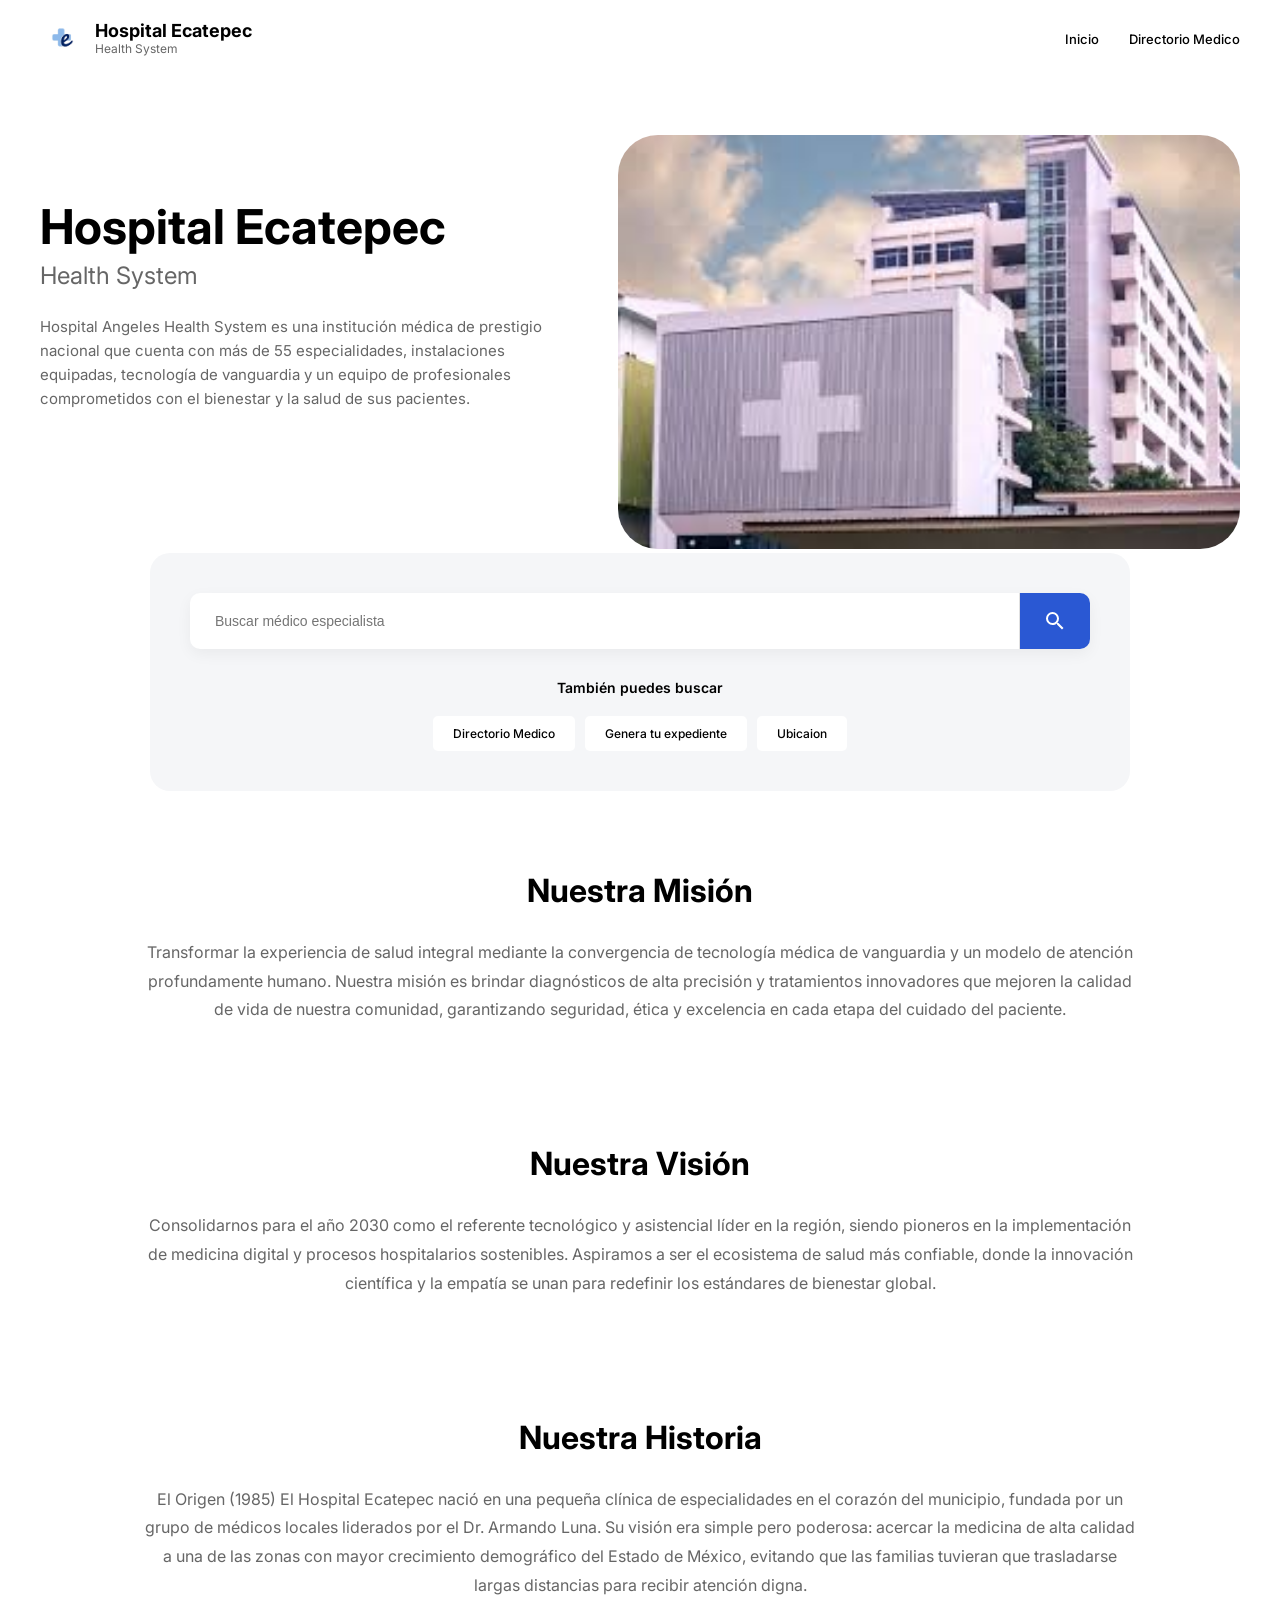
<file: index.html>
<!DOCTYPE html>
<html lang="es">
<head>
    <meta charset="UTF-8">
    <meta name="viewport" content="width=device-width, initial-scale=1.0">
    <title>Hospital Ecatepec Health System | Inicio</title>
    <link href="https://fonts.googleapis.com/css2?family=Inter:wght@300;400;600;700&display=swap" rel="stylesheet">
    <link rel="stylesheet" href="proyecto.css">
</head>
<body>
<header class="main-header">
        <div class="header-container">
            <div class="logo-block">
                <img src="imagen.png" alt="Hospital Ecatepec Logo" class="logo-img">
                <div class="logo-text">
                    <span class="brand-name">Hospital Ecatepec</span>
                    <span class="brand-sub">Health System</span>
                </div>
            </div>
            <nav class="main-nav">
                <ul>
                   
                    <li><a href="index.html">Inicio</a></li>
                    <li><a href="doctores.html">Directorio Medico</a></li>
                    
                   
                </ul>
            </nav>
        </div>
    </header>

    <section class="hero-section">
        <div class="hero-container">
            <div class="hero-text">
                <h1>Hospital Ecatepec</h1>
                <h2>Health System</h2>
                <p>Hospital Angeles Health System es una institución médica de prestigio nacional que cuenta con más de 55 especialidades, instalaciones equipadas, tecnología de vanguardia y un equipo de profesionales comprometidos con el bienestar y la salud de sus pacientes.</p>
            </div>
            <div class="hero-image">
                <img src="imagen2.jpg" alt="Edificio moderno de Hospital Angeles">
            </div>
        </div>
    </section>

    <section class="search-section">
        <div class="search-container">
            <div class="search-bar">
                <div class="input-group">
                    <input type="text" placeholder="Buscar médico especialista">
                </div>
             
           
                <button class="search-btn">
                    <svg viewBox="0 0 24 24"><path d="M15.5 14h-.79l-.28-.27A6.471 6.471 0 0 0 16 9.5 6.5 6.5 0 1 0 9.5 16c1.61 0 3.09-.59 4.23-1.57l.27.28v.79l5 4.99L20.49 19l-4.99-5zm-6 0C7.01 14 5 11.99 5 9.5S7.01 5 9.5 5 14 7.01 14 9.5 11.99 14 9.5 14z"/></svg>
                </button>
            </div>

            <div class="quick-tags">
                <p>También puedes buscar</p>
                <div class="tag-cloud">
                    <a href="doctores.html" class="tag">Directorio Medico</a>
                    <a href="historial.html" class="tag">Genera tu expediente</a>
                    <a href="https://www.google.com/maps" class="tag">Ubicaion</a>
                    
                    
                </div>
            </div>
        </div>
    </section>

    <section id="nosotros" class="info-section">
    <div class="contenedor_mision">
        <h3>Nuestra Misión</h3>
            <p>Transformar la experiencia de salud integral mediante la convergencia de tecnología 
            médica de vanguardia y un modelo de atención profundamente humano. Nuestra misión 
            es brindar diagnósticos de alta precisión y tratamientos innovadores que mejoren 
            la calidad de vida de nuestra comunidad, garantizando seguridad, ética y excelencia en 
            cada etapa del cuidado del paciente.</p>
         </div> 
         <div class="contenedor_vision">
        <h3>Nuestra Visión</h3>
            <p>Consolidarnos para el año 2030 como el referente tecnológico y asistencial líder 
            en la región, siendo pioneros en la implementación de medicina digital y procesos 
            hospitalarios sostenibles. Aspiramos a ser el ecosistema de salud más confiable, 
            donde la innovación científica y la empatía se unan para redefinir los estándares 
            de bienestar global.</p>
            </div>
            <div class="contenedor_vision">
            <h3>Nuestra Historia</h3>
            
            <p>El Origen (1985)
            El Hospital Ecatepec nació en una pequeña clínica de especialidades en el corazón del
            municipio,  fundada por un grupo de médicos locales liderados por el Dr. Armando Luna. 
            Su visión era simple pero poderosa: acercar la medicina de alta calidad a una 
            de las zonas con mayor crecimiento demográfico del Estado de México, evitando que las 
            familias tuvieran que trasladarse largas distancias para recibir atención digna.</p>
        </div>
   

    <script src="proyecto.js"></script>
</body>
</html>
</file>
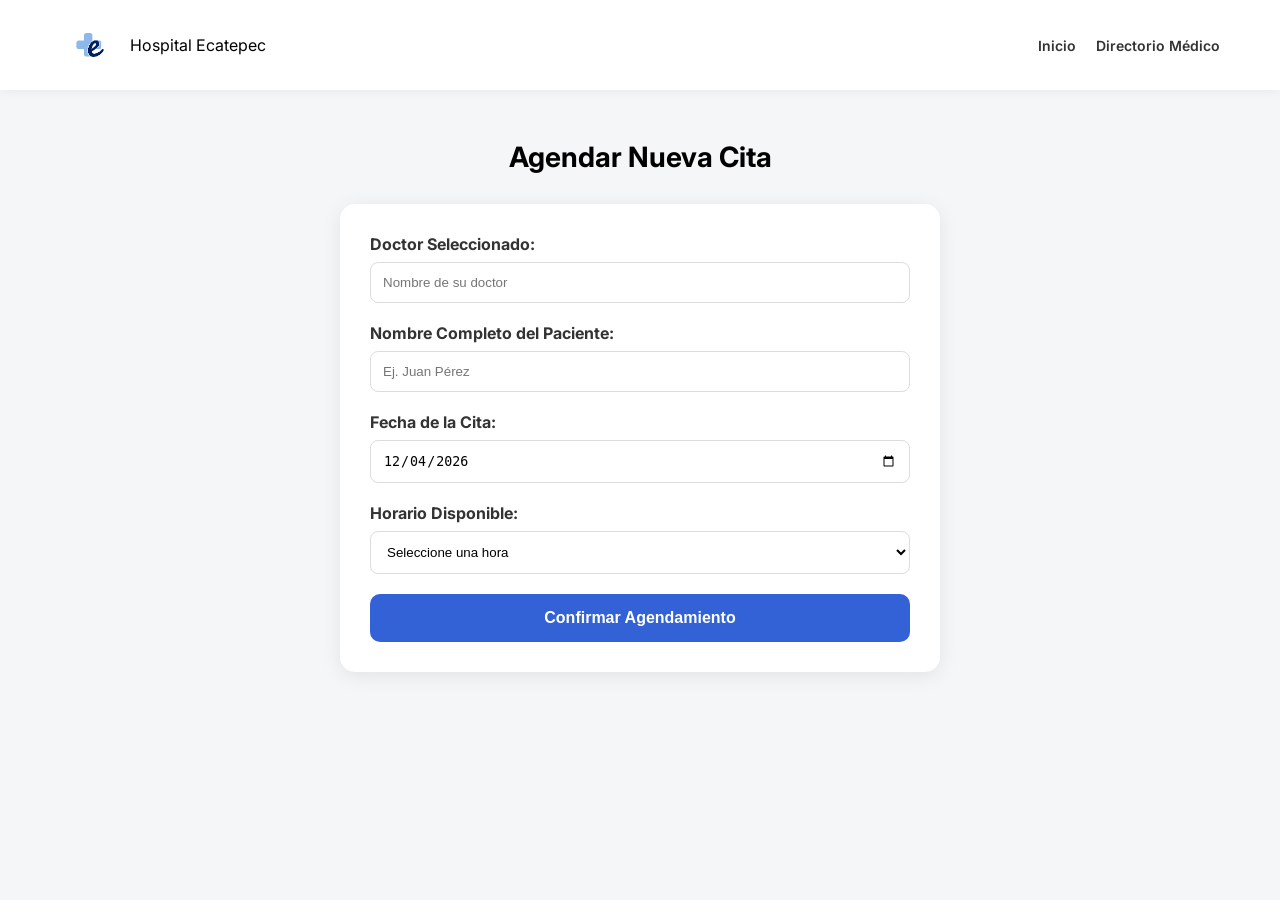
<file: citas.html>
<!DOCTYPE html>
<html lang="es">
<head>
    <meta charset="UTF-8">
    <meta name="viewport" content="width=device-width, initial-scale=1.0">
    <title>Agendar Cita | Hospital Ecatepec</title>
    <link rel="stylesheet" href="citas.css"> <link href="https://fonts.googleapis.com/css2?family=Inter:wght@400;600;700&display=swap" rel="stylesheet">
</head>
<body>

    <header class="main-header">
        <div class="header-container">
            <div class="logo-block">
                <img src="imagen.png" alt="Logo" class="logo-img">
                <div class="logo-text">
                    <span class="brand-name">Hospital Ecatepec</span>
                </div>
            </div>
            <nav class="main-nav">
                <ul>
                    <li><a href="index.html">Inicio</a></li>
                    <li><a href="doctores.html">Directorio Médico</a></li>
                </ul>
            </nav>
        </div>
    </header>

    <section class="container_small" style="max-width: 600px; margin-top: 50px;">
        <h2 style="text-align: center; margin-bottom: 30px;">Agendar Nueva Cita</h2>
        
        <form action="#" method="POST" id="formCitas" class="appointment-form">
            
            <div class="form-group">
                <label>Doctor Seleccionado:</label>
                <input type="text" id="doctorDestino" name="doctor" ; required placeholder="Nombre de su doctor",font-weight: bold;">
            </div>

            <div class="form-group">
                <label for="paciente">Nombre Completo del Paciente:</label>
                <input type="text" id="paciente" name="paciente" required placeholder="Ej. Juan Pérez">
            </div>

            <div class="form-group">
                <label for="fecha">Fecha de la Cita:</label>
                <input type="date" id="fecha" name="fecha" required>
            </div>

            <div class="form-group">
                <label for="horario">Horario Disponible:</label>
                <select id="horario" name="horario" required>
                    <option value="">Seleccione una hora</option>
                    <option value="09:00">09:00 AM</option>
                    <option value="11:00">11:00 AM</option>
                    <option value="16:00">04:00 PM</option>
                    <option value="18:00">06:00 PM</option>
                </select>
            </div>

            <button type="submit" class="btn-primary-form">Confirmar Agendamiento</button>
        </form>
    </section>

    <script>
       
        const urlParams = new URLSearchParams(window.location.search);
        const nombreDoctor = urlParams.get('doc');
        
        if (nombreDoctor) {
            document.getElementById('doctorDestino').value = "Dr(a). " + nombreDoctor;
        }

        document.getElementById('formCitas').addEventListener('submit', function(e) {
            e.preventDefault();
            alert("¡Cita confirmada!.");
            window.location.href = "index.html";
        });
        
    </script>
<script src="citas.js"></script>
</body>
</html>
</file>
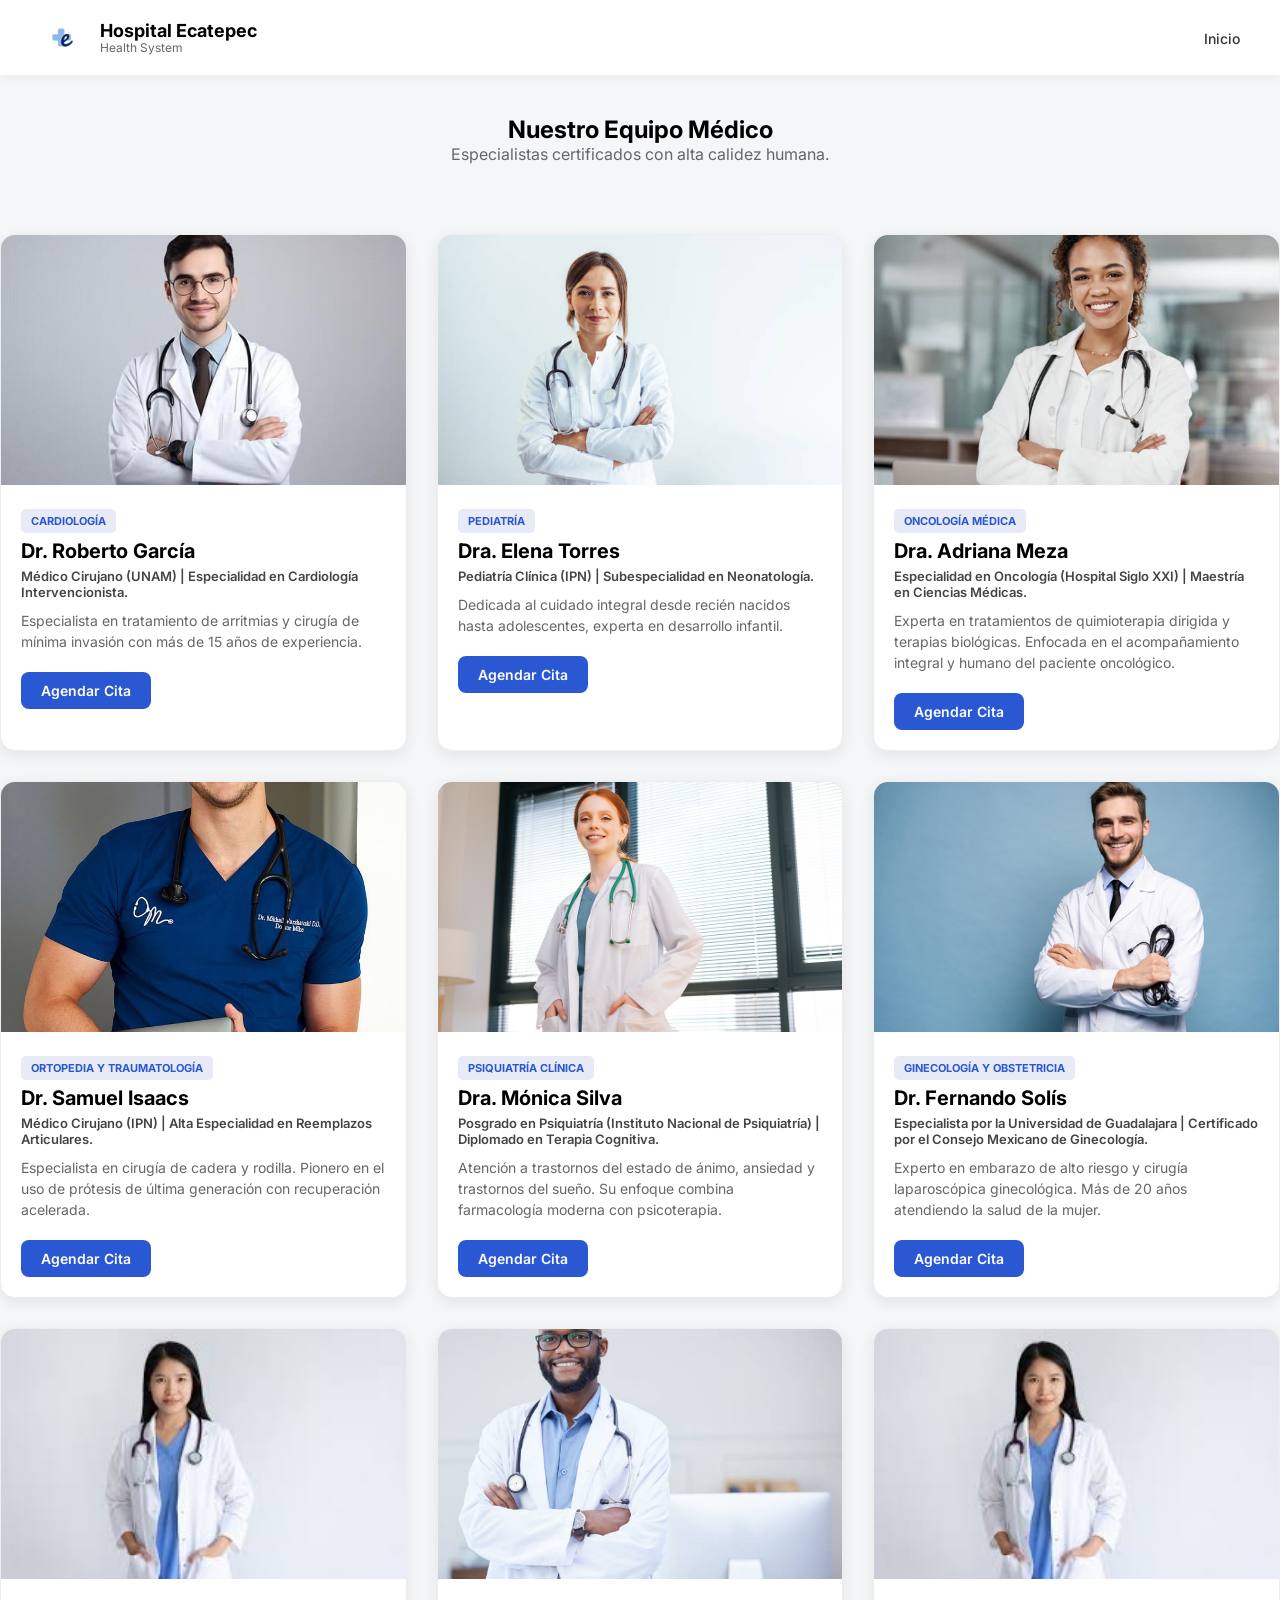
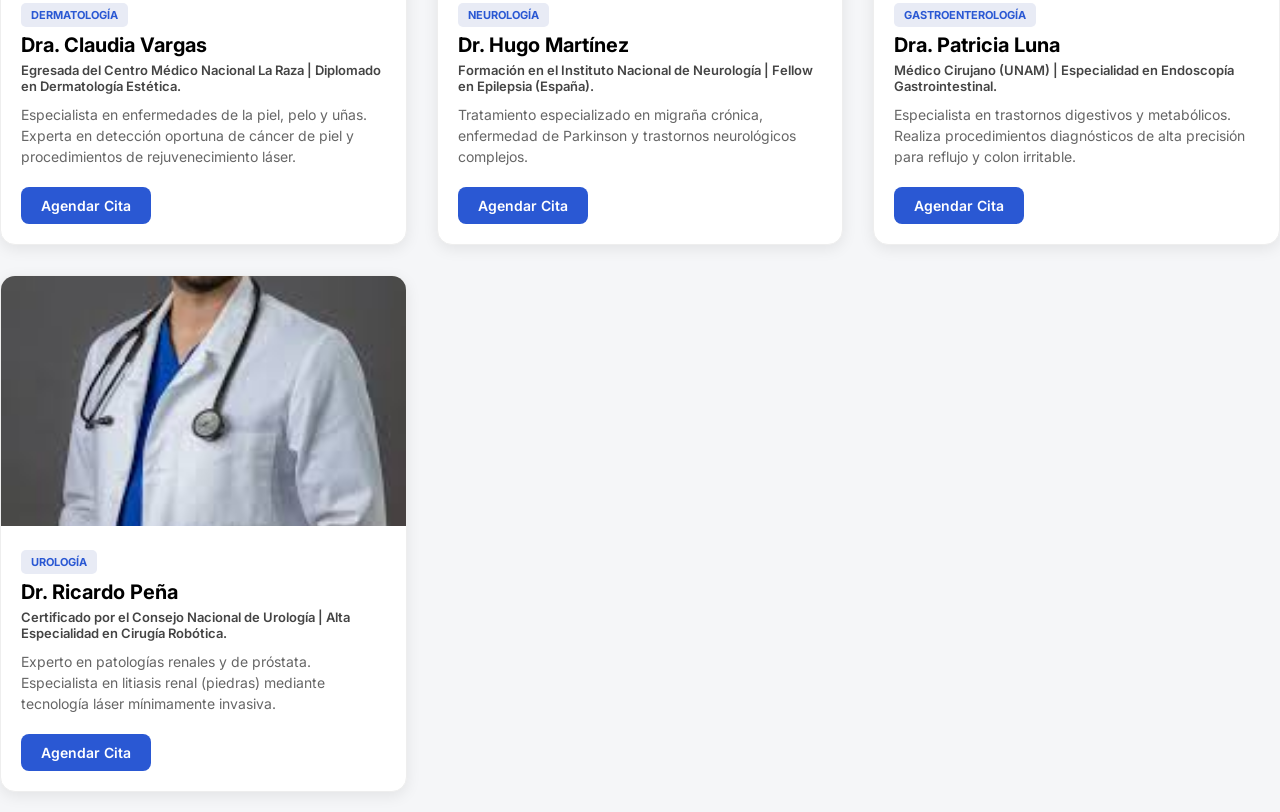
<file: doctores.html>
<!DOCTYPE html>
<html lang="es">
<head>
    <meta charset="UTF-8">
    <meta name="viewport" content="width=device-width, initial-scale=1.0">
    <title>Directorio Médico | Hospital Ecatepec</title>
    <link rel="stylesheet" href="doctores.css">
    <link href="https://fonts.googleapis.com/css2?family=Inter:wght@400;600;700&display=swap" rel="stylesheet">
</head>
<body>

    <header class="main-header">
        <div class="header-container">
            <div class="logo-block">
                <img src="imagen.png" alt="Logo" class="logo-img">
                <div class="logo-text">
                    <span class="brand-name">Hospital Ecatepec</span>
                    <span class="brand-sub">Health System</span>
                </div>
            </div>
            <nav class="main-nav">
                <ul>
                    <li><a href="index.html">Inicio</a></li>
                 
                </ul>
            </nav>
        </div>
    </header>

    <section class="container_small">
        <h1 style="margin-top: 40px; text-align: center;">Nuestro Equipo Médico</h1>
        <p style="text-align: center; color: #666; margin-bottom: 50px;">Especialistas certificados con alta calidez humana.</p>

        <div class="doctor-grid">
            
            <div class="doctor-card">
                <img src="doctor1.jpg" alt="Dr. Roberto García" class="doctor-thumb">
                <div class="doctor-info">
                    <span class="specialty-tag">Cardiología</span>
                    <h3>Dr. Roberto García</h3>
                    <p class="doctor-edu">Médico Cirujano (UNAM) | Especialidad en Cardiología Intervencionista.</p>
                    <p class="doctor-desc">Especialista en tratamiento de arritmias y cirugía de mínima invasión con más de 15 años de experiencia.</p>
                    <a href="citas.html" class="btn-contact">Agendar Cita</a>
                </div>
            </div>

            <div class="doctor-card">
                <img src="doctor2.jpg" alt="Dra. Elena Torres" class="doctor-thumb">
                <div class="doctor-info">
                    <span class="specialty-tag">Pediatría</span>
                    <h3>Dra. Elena Torres</h3>
                    <p class="doctor-edu">Pediatría Clínica (IPN) | Subespecialidad en Neonatología.</p>
                    <p class="doctor-desc">Dedicada al cuidado integral desde recién nacidos hasta adolescentes, experta en desarrollo infantil.</p>
                    <a href="citas.html" class="btn-contact">Agendar Cita</a>
                </div>
            </div>
<div class="doctor-card">
    <img src="doctor3.jpg" alt="Dra. Adriana Meza" class="doctor-thumb">
    <div class="doctor-info">
        <span class="specialty-tag">Oncología Médica</span>
        <h3>Dra. Adriana Meza</h3>
        <p class="doctor-edu">Especialidad en Oncología (Hospital Siglo XXI) | Maestría en Ciencias Médicas.</p>
        <p class="doctor-desc">Experta en tratamientos de quimioterapia dirigida y terapias biológicas. Enfocada en el acompañamiento integral y humano del paciente oncológico.</p>
        <a href="citas.html" class="btn-contact">Agendar Cita</a>
    </div>
</div>

<div class="doctor-card">
    <img src="doctor5.jpg" alt="Dr. Samuel Isaacs" class="doctor-thumb">
    <div class="doctor-info">
        <span class="specialty-tag">Ortopedia y Traumatología</span>
        <h3>Dr. Samuel Isaacs</h3>
        <p class="doctor-edu">Médico Cirujano (IPN) | Alta Especialidad en Reemplazos Articulares.</p>
        <p class="doctor-desc">Especialista en cirugía de cadera y rodilla. Pionero en el uso de prótesis de última generación con recuperación acelerada.</p>
        <a href="citas.html" class="btn-contact">Agendar Cita</a>
    </div>
</div>

<div class="doctor-card">
    <img src="doctor4.jpg" alt="Dra. Mónica Silva" class="doctor-thumb">
    <div class="doctor-info">
        <span class="specialty-tag">Psiquiatría Clínica</span>
        <h3>Dra. Mónica Silva</h3>
        <p class="doctor-edu">Posgrado en Psiquiatría (Instituto Nacional de Psiquiatría) | Diplomado en Terapia Cognitiva.</p>
        <p class="doctor-desc">Atención a trastornos del estado de ánimo, ansiedad y trastornos del sueño. Su enfoque combina farmacología moderna con psicoterapia.</p>
        <a href="citas.html" class="btn-contact">Agendar Cita</a>
    </div>
</div>

<div class="doctor-card">
    <img src="doctor6.jpg" alt="Dr. Fernando Solís" class="doctor-thumb">
    <div class="doctor-info">
        <span class="specialty-tag">Ginecología y Obstetricia</span>
        <h3>Dr. Fernando Solís</h3>
        <p class="doctor-edu">Especialista por la Universidad de Guadalajara | Certificado por el Consejo Mexicano de Ginecología.</p>
        <p class="doctor-desc">Experto en embarazo de alto riesgo y cirugía laparoscópica ginecológica. Más de 20 años atendiendo la salud de la mujer.</p>
        <a href="citas.html" class="btn-contact">Agendar Cita</a>
    </div>
</div>

<div class="doctor-card">
    <img src="doctor9.jpg" alt="Dra. Claudia Vargas" class="doctor-thumb">
    <div class="doctor-info">
        <span class="specialty-tag">Dermatología</span>
        <h3>Dra. Claudia Vargas</h3>
        <p class="doctor-edu">Egresada del Centro Médico Nacional La Raza | Diplomado en Dermatología Estética.</p>
        <p class="doctor-desc">Especialista en enfermedades de la piel, pelo y uñas. Experta en detección oportuna de cáncer de piel y procedimientos de rejuvenecimiento láser.</p>
        <a href="citas.html" class="btn-contact">Agendar Cita</a>
    </div>
</div>

<div class="doctor-card">
    <img src="doctor8.jpg" alt="Dr. Hugo Martínez" class="doctor-thumb">
    <div class="doctor-info">
        <span class="specialty-tag">Neurología</span>
        <h3>Dr. Hugo Martínez</h3>
        <p class="doctor-edu">Formación en el Instituto Nacional de Neurología | Fellow en Epilepsia (España).</p>
        <p class="doctor-desc">Tratamiento especializado en migraña crónica, enfermedad de Parkinson y trastornos neurológicos complejos.</p>
        <a href="citas.html" class="btn-contact">Agendar Cita</a>
    </div>
</div>

<div class="doctor-card">
    <img src="doctor9.jpg" alt="Dra. Patricia Luna" class="doctor-thumb">
    <div class="doctor-info">
        <span class="specialty-tag">Gastroenterología</span>
        <h3>Dra. Patricia Luna</h3>
        <p class="doctor-edu">Médico Cirujano (UNAM) | Especialidad en Endoscopía Gastrointestinal.</p>
        <p class="doctor-desc">Especialista en trastornos digestivos y metabólicos. Realiza procedimientos diagnósticos de alta precisión para reflujo y colon irritable.</p>
        <a href="citas.html" class="btn-contact">Agendar Cita</a>
    </div>
</div>

<div class="doctor-card">
    <img src="doctor10.jpg" alt="Dr. Ricardo Peña" class="doctor-thumb">
    <div class="doctor-info">
        <span class="specialty-tag">Urología</span>
        <h3>Dr. Ricardo Peña</h3>
        <p class="doctor-edu">Certificado por el Consejo Nacional de Urología | Alta Especialidad en Cirugía Robótica.</p>
        <p class="doctor-desc">Experto en patologías renales y de próstata. Especialista en litiasis renal (piedras) mediante tecnología láser mínimamente invasiva.</p>
        <a href="citas.html" class="btn-contact">Agendar Cita</a>
    </div>
</div>
            </div>
    </section>

</body>
</html>
</file>
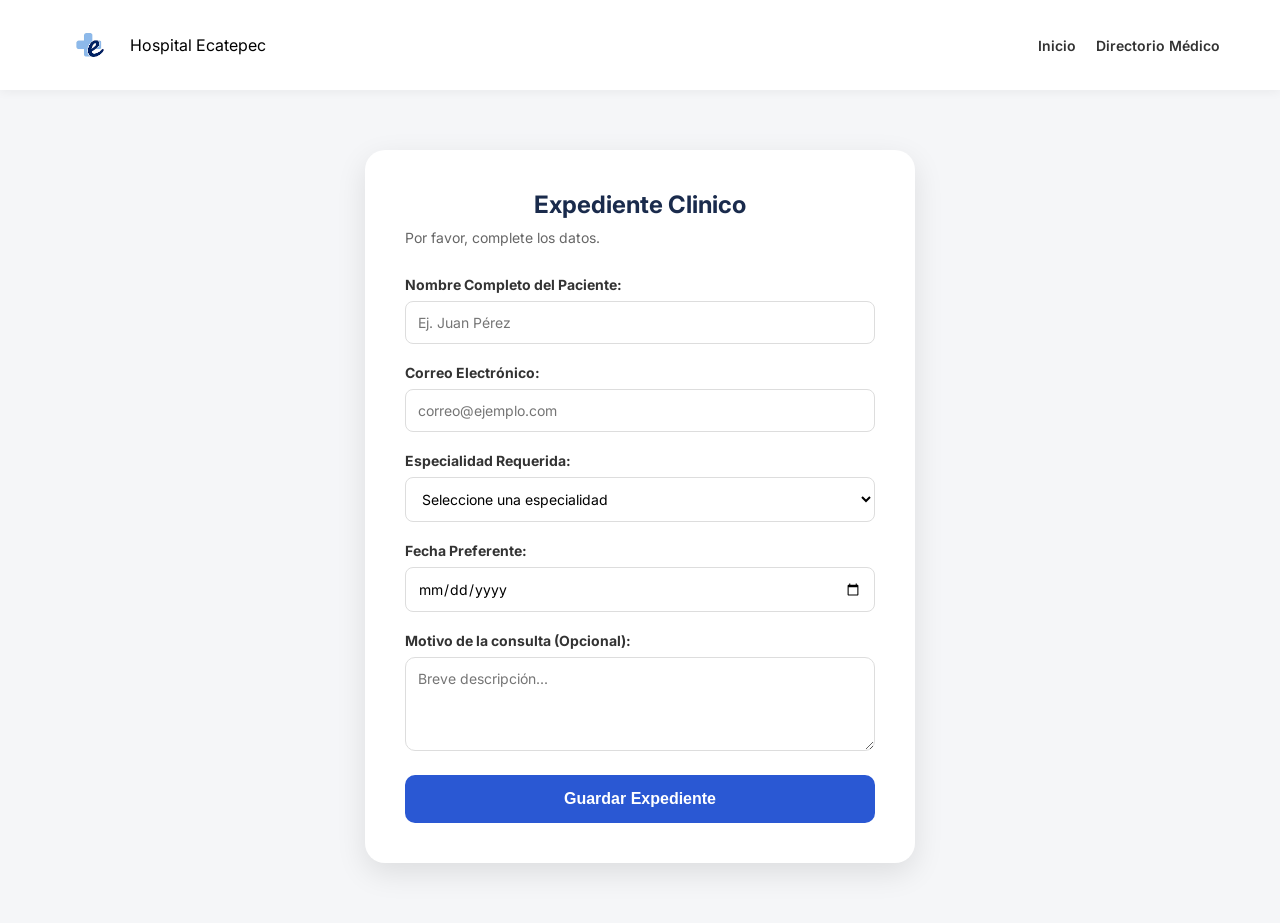
<file: historial.html>
<!DOCTYPE html>
<html lang="es">
<head>
    <meta charset="UTF-8">
    <meta name="viewport" content="width=device-width, initial-scale=1.0">
    <title>Agendar Cita | Hospital Ecatepec</title>
    <link rel="stylesheet" href="historial.css".css"> <link href="https://fonts.googleapis.com/css2?family=Inter:wght@400;600;700&display=swap" rel="stylesheet">
<link rel="stylesheet" href="citas.css"> <link href="https://fonts.googleapis.com/css2?family=Inter:wght@400;600;700&display=swap" rel="stylesheet">
</head>
<body>

    <header class="main-header">
        <div class="header-container">
            <div class="logo-block">
                <img src="imagen.png" alt="Logo" class="logo-img">
                <div class="logo-text">
                    <span class="brand-name">Hospital Ecatepec</span>
                </div>
            </div>
            <nav class="main-nav">
                <ul>
                    <li><a href="index.html">Inicio</a></li>
                    <li><a href="doctores.html">Directorio Médico</a></li>
                </ul>
            </nav>
        </div>
    </header>

    <section class="container_small">
        <div class="form-container">
            <h2>Expediente Clinico</h2>
            <p>Por favor, complete los datos.</p>

            <form action="#" method="POST" id="citaForm">
                <div class="form-group">
                    <label for="nombre">Nombre Completo del Paciente:</label>
                    <input type="text" id="nombre" name="nombre" required placeholder="Ej. Juan Pérez">
                </div>

                <div class="form-group">
                    <label for="email">Correo Electrónico:</label>
                    <input type="email" id="email" name="email" required placeholder="correo@ejemplo.com">
                </div>

                <div class="form-group">
                    <label for="especialidad">Especialidad Requerida:</label>
                    <select id="especialidad" name="especialidad" required>
                        <option value="">Seleccione una especialidad</option>
                        <option value="cardiologia">Cardiología</option>
                        <option value="pediatria">Pediatría</option>
                        <option value="medicina-general">Medicina General</option>
                        <option value="odontologia">Odontología</option>
                    </select>
                </div>

                <div class="form-group">
                    <label for="fecha">Fecha Preferente:</label>
                    <input type="date" id="fecha" name="fecha" required>
                </div>

                <div class="form-group">
                    <label for="mensaje">Motivo de la consulta (Opcional):</label>
                    <textarea id="mensaje" name="mensaje" rows="4" placeholder="Breve descripción..."></textarea>
                </div>

                <button type="submit" class="btn-enviar">Guardar Expediente</button>
            </form>
        </div>
    </section>

    <script>
        // Pequeña validación dinámica para mejorar la U/X
        document.getElementById('citaForm').addEventListener('submit', function(e) {
            e.preventDefault();
            alert('¡Gracias! Su informacion a sido enviada con éxito.');
            window.location.href = "proyecto.html";
        });
    </script>
<script src="proyecto.js"></script>
</body>
</html>
</file>
<file: proyecto.css>
:root {
    --text-main: #000000;
    --text-sub: #666666;
    --bg-light: #ffffff;
    --bg-search: #f5f6f8;
    --primary-blue: #2a58d3; /* Azul del botón de búsqueda */
    --hover-tag: #e8ebf5;
    --font-family: 'Inter', sans-serif;
}

* {
    margin: 0;
    padding: 0;
    box-shadow: border-box;
}

body {
    font-family: var(--font-family);
    background-color: var(--bg-light);
    color: var(--text-main);
    overflow-x: hidden;
}

.container_small {
    max-width: 1000px;
    margin: 0 auto;
    padding: 2rem;
}

/* --- HEADER --- */
.main-header {
    width: 100%;
    background: #fff;
    padding: 15px 0;
}

.header-container {
    max-width: 1400px;
    margin: 0 auto;
    display: flex;
    justify-content: space-between;
    align-items: center;
    padding: 0 40px;
}

.logo-block {
    display: flex;
    align-items: center;
    gap: 10px;
}

.logo-img {
    height: 45px;
}

.logo-text {
    display: flex;
    flex-direction: column;
}

.brand-name {
    font-size: 18px;
    font-weight: 700;
}

.brand-sub {
    font-size: 12px;
    color: var(--text-sub);
}

.main-nav ul {
    list-style: none;
    display: flex;
    gap: 30px;
}

.main-nav a {
    text-decoration: none;
    color: var(--text-main);
    font-size: 13px;
    font-weight: 500;
    transition: color 0.2s;
}

.main-nav a:hover {
    color: var(--primary-blue);
}

/* --- HERO SECTION --- */
.hero-section {
    padding: 60px 0 100px 0;
    max-width: 1400px;
    margin: 0 auto;
}

.hero-container {
    display: flex;
    align-items: center;
    gap: 60px;
    padding: 0 40px;
}

.hero-text {
    flex: 1;
}

.hero-text h1 {
    font-size: 48px;
    font-weight: 700;
    margin-bottom: 5px;
}

.hero-text h2 {
    font-size: 24px;
    font-weight: 400;
    color: var(--text-sub);
    margin-bottom: 25px;
}

.hero-text p {
    font-size: 15px;
    line-height: 1.6;
    color: var(--text-sub);
}

.hero-image {
    flex: 1.2;
}

.hero-image img {
    width: 100%;
    border-radius: 40px;
    object-fit: cover;
}

/* --- SEARCH SECTION (Flotante) --- */
.search-section {
    margin-top: -100px; 
    position: relative;
    z-index: 10;
}

.search-container {
    max-width: 900px;
    margin: 0 auto;
    background-color: var(--bg-search);
    padding: 40px;
    border-radius: 20px;
}

.search-bar {
    background: #fff;
    display: flex;
    border-radius: 10px;
    overflow: hidden;
    margin-bottom: 30px;
    box-shadow: 0 5px 15px rgba(0,0,0,0.05);
}

.input-group, .select-group {
    flex: 1;
    border-right: 1px solid #e0e0e0;
}

.search-bar input, .search-bar select {
    width: 100%;
    padding: 20px 25px;
    border: none;
    font-size: 14px;
    color: var(--text-main);
    background: transparent;
    appearance: none; 
}

.search-bar select {
    color: var(--text-sub);
    cursor: pointer;
}

.search-btn {
    background-color: var(--primary-blue);
    border: none;
    width: 70px;
    display: flex;
    align-items: center;
    justify-content: center;
    cursor: pointer;
    transition: background 0.2s;
}

.search-btn:hover {
    background-color: #1a44b0;
}

.search-btn svg {
    width: 24px;
    height: 24px;
    fill: #fff;
}

.quick-tags {
    text-align: center;
}

.quick-tags p {
    font-size: 14px;
    font-weight: 600;
    margin-bottom: 20px;
}

.tag-cloud {
    display: flex;
    gap: 10px;
    justify-content: center;
    flex-wrap: wrap;
}

.tag {
    text-decoration: none;
    background: #fff;
    color: var(--text-main);
    font-size: 12px;
    padding: 10px 20px;
    border-radius: 5px;
    font-weight: 500;
    transition: all 0.2s;
}

.tag:hover {
    background-color: var(--hover-tag);
    color: var(--primary-blue);
}

/* --- SECCIÓN INFO --- */
.info-section {
    padding: 60px 0;
    text-align: center;
    background: #fff;
}

.info-section h3 {
    font-size: 24px;
    margin-bottom: 20px;
}

.info-section p {
    color: var(--text-sub);
    line-height: 1.8;
}


.contact-float {
    position: fixed;
    bottom: 30px;
    right: 40px;
    background: #fff;
    padding: 10px 20px;
    border-radius: 30px;
    display: flex;
    align-items: center;
    gap: 10px;
    box-shadow: 0 4px 15px rgba(0,0,0,0.1);
    cursor: pointer;
    z-index: 100;
}

.contact-float img {
    height: 24px;
}

.contact-float span {
    font-size: 12px;
    font-weight: 600;
    color: var(--text-sub);
}
.info-section {
    display: flex;
    flex-direction: column;
    align-items: center;
    text-align: center;
    padding: 80px 20px;
    gap: 120px; /
}

.contenedor_mision, .contenedor_vision, .contenedor_NuestraHistoria{
    max-width: 1000px;
}

.contenedor_mision h3, .contenedor_vision h3 {
    color: #000;
    font-size: 32px;
    margin-bottom: 28px;}

    .hero-text p {
    font-size: 15px;
    line-height: 1.6;
    color: var(--text-sub);
margin-bottom: 80px;}
</file>
<file: citas.css>
*{
    margin: 0;
    padding: 0;
    box-sizing: border-box;
}

body {
    font-family: 'Inter', sans-serif;
    background-color: #f5f6f8;
}

.main-header {
    width: 100%;
    background-color: #ffffff;
    padding: 15px 0;
    box-shadow: 0 2px 10px rgba(0,0,0,0.05);
}

.header-container {
    max-width: 1200px;
    margin: 0 auto;
    display: flex;
    justify-content: space-between;
    align-items: center;
    padding: 0 20px;
}

.logo-block {
    display: flex;
    align-items: center;
    gap: 10px;
}

.logo-img {
    height: 60px;
}

.main-nav ul {
    list-style: none; 
    display: flex;   
    gap: 20px;
}

.main-nav a {
    text-decoration: none;
    color: #333;
    font-weight: 600;
    font-size: 14px;
}

.main-nav a:hover {
    color: #2a58d3;
}


.container_small {
    max-width: 600px;
    margin: 50px auto;
}

h2 {
    text-align: center;
    margin-bottom: 30px;
    font-size: 28px;
}

.appointment-form {
    background: #fff;
    padding: 30px;
    border-radius: 15px;
    box-shadow: 0 4px 20px rgba(0,0,0,0.08);
}

.form-group {
    margin-bottom: 20px;
}

.form-group label {
    display: block;
    font-weight: 700;
    margin-bottom: 8px;
    color: #333;
}

.form-group input, .form-group select {
    width: 100%;
    padding: 12px;
    border: 1px solid #ddd;
    border-radius: 8px;
    background-color: #fff;
}

.btn-primary-form {
    width: 100%;
    padding: 15px;
    background: #3262d6; 
    color: white;
    border: none;
    border-radius: 10px;
    font-weight: 700;
    cursor: pointer;
    font-size: 16px;
}
</file>
<file: doctores.css>
.doctor-grid {
    display: grid;
    grid-template-columns: repeat(auto-fit, minmax(300px, 1fr)); 
    gap: 30px;
    padding: 20px 0;
}

.doctor-card {
    background: #fff;
    border-radius: 15px;
    overflow: hidden;
    box-shadow: 0 4px 15px rgba(0,0,0,0.08);
    transition: transform 0.3s ease;
    border: 1px solid #eee;
}

.doctor-card:hover {
    transform: translateY(-5px); 
}

.doctor-thumb {
    width: 100%;
    height: 250px;
    object-fit: cover; 
}

.doctor-info {
    padding: 20px;
}

.specialty-tag {
    background: #e8ebf5;
    color: #2a58d3;
    font-size: 11px;
    font-weight: 700;
    padding: 5px 10px;
    border-radius: 5px;
    text-transform: uppercase;
}

.doctor-info h3 {
    margin: 10px 0 5px 0;
    font-size: 20px;
}

.doctor-edu {
    font-size: 13px;
    font-weight: 600;
    color: #444;
    margin-bottom: 10px;
}

.doctor-desc {
    font-size: 14px;
    color: #666;
    line-height: 1.5;
    margin-bottom: 20px;
}

.btn-contact {
    display: inline-block;
    padding: 10px 20px;
    background: #2a58d3;
    color: #fff;
    text-decoration: none;
    border-radius: 8px;
    font-size: 14px;
    font-weight: 600;
}

* {
    margin: 0;
    padding: 0;
    box-shadow: border-box;
}

body {
    font-family: 'Inter', sans-serif; 
    background-color: #f5f6f8; 
}


.main-header {
    width: 100%;
    background-color: #ffffff; 
    padding: 15px 0; 
    box-shadow: 0 2px 10px rgba(0,0,0,0.05); 
    position: sticky; 
    top: 0;
    z-index: 1000;
}

.header-container {
    max-width: 1400px; 
    margin: 0 auto; 
    display: flex; 
    justify-content: space-between; 
    align-items: center; 
    padding: 0 40px; 
}

.logo-block {
    display: flex;
    align-items: center;
    gap: 15px; 
    text-decoration: none; 
    color: #000;
}

.logo-img {
    height: 45px; 
    width: auto;
}

.logo-text {
    display: flex;
    flex-direction: column; 
    line-height: 1.2;
}

.brand-name {
    font-size: 18px;
    font-weight: 700; 
}

.brand-sub {
    font-size: 12px;
    color: #666;
}


.main-nav ul {
    list-style: none; 
    display: flex; 
    gap: 30px; 
}

.main-nav a {
    text-decoration: none; 
    color: #333; 
    font-size: 14px;
    font-weight: 500;
    transition: color 0.2s; 
}

.main-nav a:hover {
    color: #2a58d3; 
}
</file>
<file: historial.css>
.form-container {
    background: #ffffff;
    padding: 40px;
    border-radius: 20px;
    box-shadow: 0 10px 30px rgba(0, 0, 0, 0.1);
    max-width: 550px;
    margin: 60px auto;
}

.form-container h2 {
    color: #1a2b4c;
    margin-bottom: 10px;
    font-size: 24px;
}

.form-container p {
    color: #666;
    margin-bottom: 30px;
    font-size: 14px;
}

/* Grupos de campos */
.form-group {
    margin-bottom: 20px;
    text-align: left;
}

.form-group label {
    display: block;
    font-weight: 600;
    margin-bottom: 8px;
    color: #333;
    font-size: 14px;
}

.form-group input, 
.form-group select, 
.form-group textarea {
    width: 100%;
    padding: 12px;
    border: 1px solid #ddd;
    border-radius: 10px;
    font-family: 'Inter', sans-serif;
    font-size: 14px;
    transition: border-color 0.3s;
}

.form-group input:focus, 
.form-group select:focus, 
.form-group textarea:focus {
    border-color: #2a58d3;
    outline: none;
}

/* Botón de envío */
.btn-enviar {
    background-color: #2a58d3;
    color: white;
    padding: 15px 30px;
    border: none;
    border-radius: 10px;
    font-weight: 700;
    cursor: pointer;
    width: 100%;
    font-size: 16px;
    transition: background 0.3s;
}

.btn-enviar:hover {
    background-color: #1a44b0;
}
</file>
